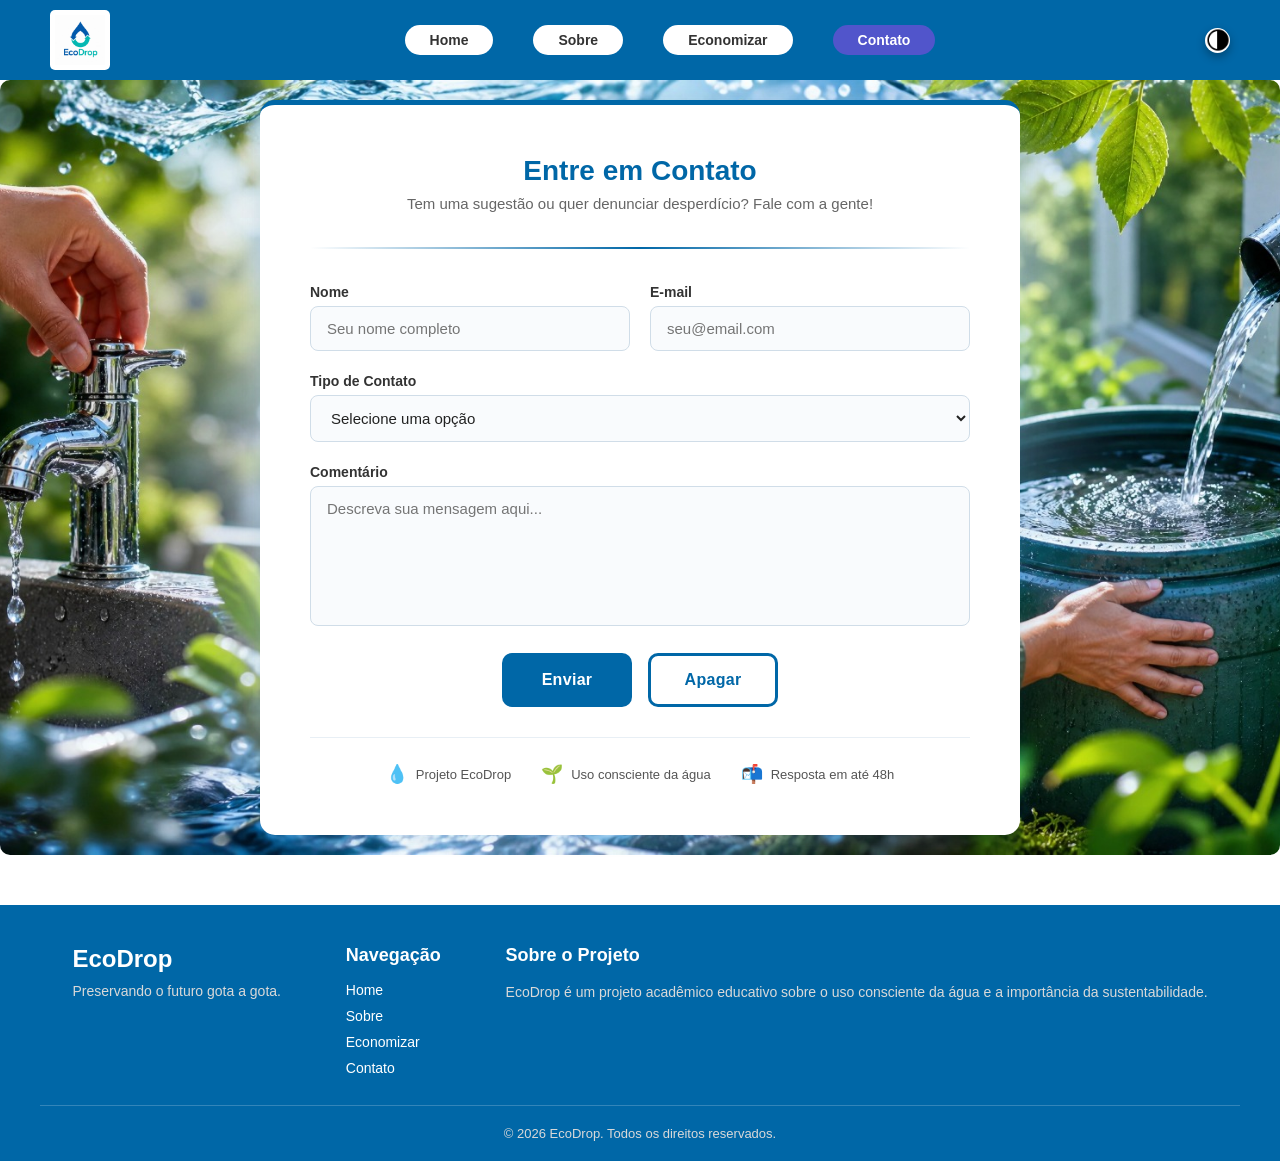
<file: paginas/contato.html>
<!DOCTYPE html>
<html lang="pt-br">

<head>
    <meta charset="UTF-8">
    <meta name="viewport" content="width=device-width, initial-scale=1.0">
    <title>Contato - EcoDrop</title>
    <link rel="stylesheet" href="../CSS/style.css">
    <link rel="stylesheet" href="../CSS/contato.css">
</head>

<body>

    <header class="cabecalho">
        <button class="menu-hamburger" id="btn-hamburger">
            <span class="bar"></span>
            <span class="bar"></span>
            <span class="bar"></span>
        </button>

        <div class="logo">
            <a href="../index.html">
                <img src="../imagens/logo.png" alt="Logo EcoDrop">
            </a>
        </div>

        <nav class="menu">
            <ul id="menu-lista">
                <li><a href="../index.html">Home</a></li>
		<li><a href="sobre.html">Sobre</a></li>
		<li><a href="economizar.html">Economizar</a></li>
                <li id="contato"><a href="contato.html">Contato</a></li>
            </ul>
        </nav>

        <button id="btn-escuro" title="Alternar Modo Escuro">
            <img src="../imagens/modo-escuro.png" alt="">
        </button>
    </header>

    <div class="pagina-contato">
        <div class="container-contato">

            <h1>Entre em Contato</h1>
            <p class="subtitulo-contato">Tem uma sugestão ou quer denunciar desperdício? Fale com a gente!</p>
            <hr class="divisor-form">

                        <form class="form-contato" id="formContato" action="https://formspree.io/f/mdajbevb" method="POST" >

				<div class="form-linha">
					<div class="form-grupo">
						<label for="nome">Nome</label>
						<input type="text" id="nome" name="nome" placeholder="Seu nome completo" required>
					</div>
					<div class="form-grupo">
						<label for="email">E-mail</label>
						<input type="email" id="email" name="email" placeholder="seu@email.com" required>
					</div>
				</div>

				<div class="form-grupo">
					<label for="tipo">Tipo de Contato</label>
					<select id="tipo" name="tipo" required>
						<option value="">Selecione uma opção</option>
						<option value="sugestao">Sugestão</option>
						<option value="duvida">Dúvida geral</option>
						<option value="parceria">Proposta de parceria</option>
						<option value="problema">Problemas técnicos</option>
						<option value="denuncia">Denúncia</option>
						<option value="outros">Outros assuntos...</option>
					</select>
				</div>

			<div class="form-grupo">
				<label for="comentario">Comentário</label>
				<textarea id="comentario" name="comentario" placeholder="Descreva sua mensagem aqui..." required></textarea>
			</div>
    
			<div class="btn-container">
				<button type="submit" class="btn-enviar">Enviar</button>
				<button type="reset" class="btn-apagar">Apagar</button>
			</div>
		</form>

            <div class="info-rodape-form">
                <div class="info-item">
                    <span class="icone">💧</span>
                    <span>Projeto EcoDrop</span>
                </div>
                <div class="info-item">
                    <span class="icone">🌱</span>
                    <span>Uso consciente da água</span>
                </div>
                <div class="info-item">
                    <span class="icone">📬</span>
                    <span>Resposta em até 48h</span>
                </div>
            </div>

        </div>
    </div>

    <div class="mensagem-sucesso" id="mensagem">
        ✅ Mensagem enviada com sucesso!
    </div>

    <footer class="rodape">
        <div class="conteudo-rodape">
            <div class="rodape-logo">
                <h3>EcoDrop</h3>
                <p>Preservando o futuro gota a gota.</p>
            </div>
            <div class="rodape-links">
                <h4>Navegação</h4>
                <ul>
                    <li><a href="../index.html">Home</a></li>
                    <li><a href="sobre.html">Sobre</a></li>
                    <li><a href="economizar.html">Economizar</a></li>
                    <li><a href="contato.html">Contato</a></li>
                </ul>
            </div>
            <div class="rodape-links">
                <h4>Sobre o Projeto</h4>
                <p style="font-size: 14px; color: #d9d9d9; line-height: 1.6;">
                    EcoDrop é um projeto acadêmico educativo sobre o uso consciente
                    da água e a importância da sustentabilidade.
                </p>
            </div>
        </div>
        <p class="rodape-direitos">© 2026 EcoDrop. Todos os direitos reservados.</p>
    </footer>

    <script src="../js/script.js"></script>
    <script src="../js/script-contato.js"></script>

</body>

</html>
</file>
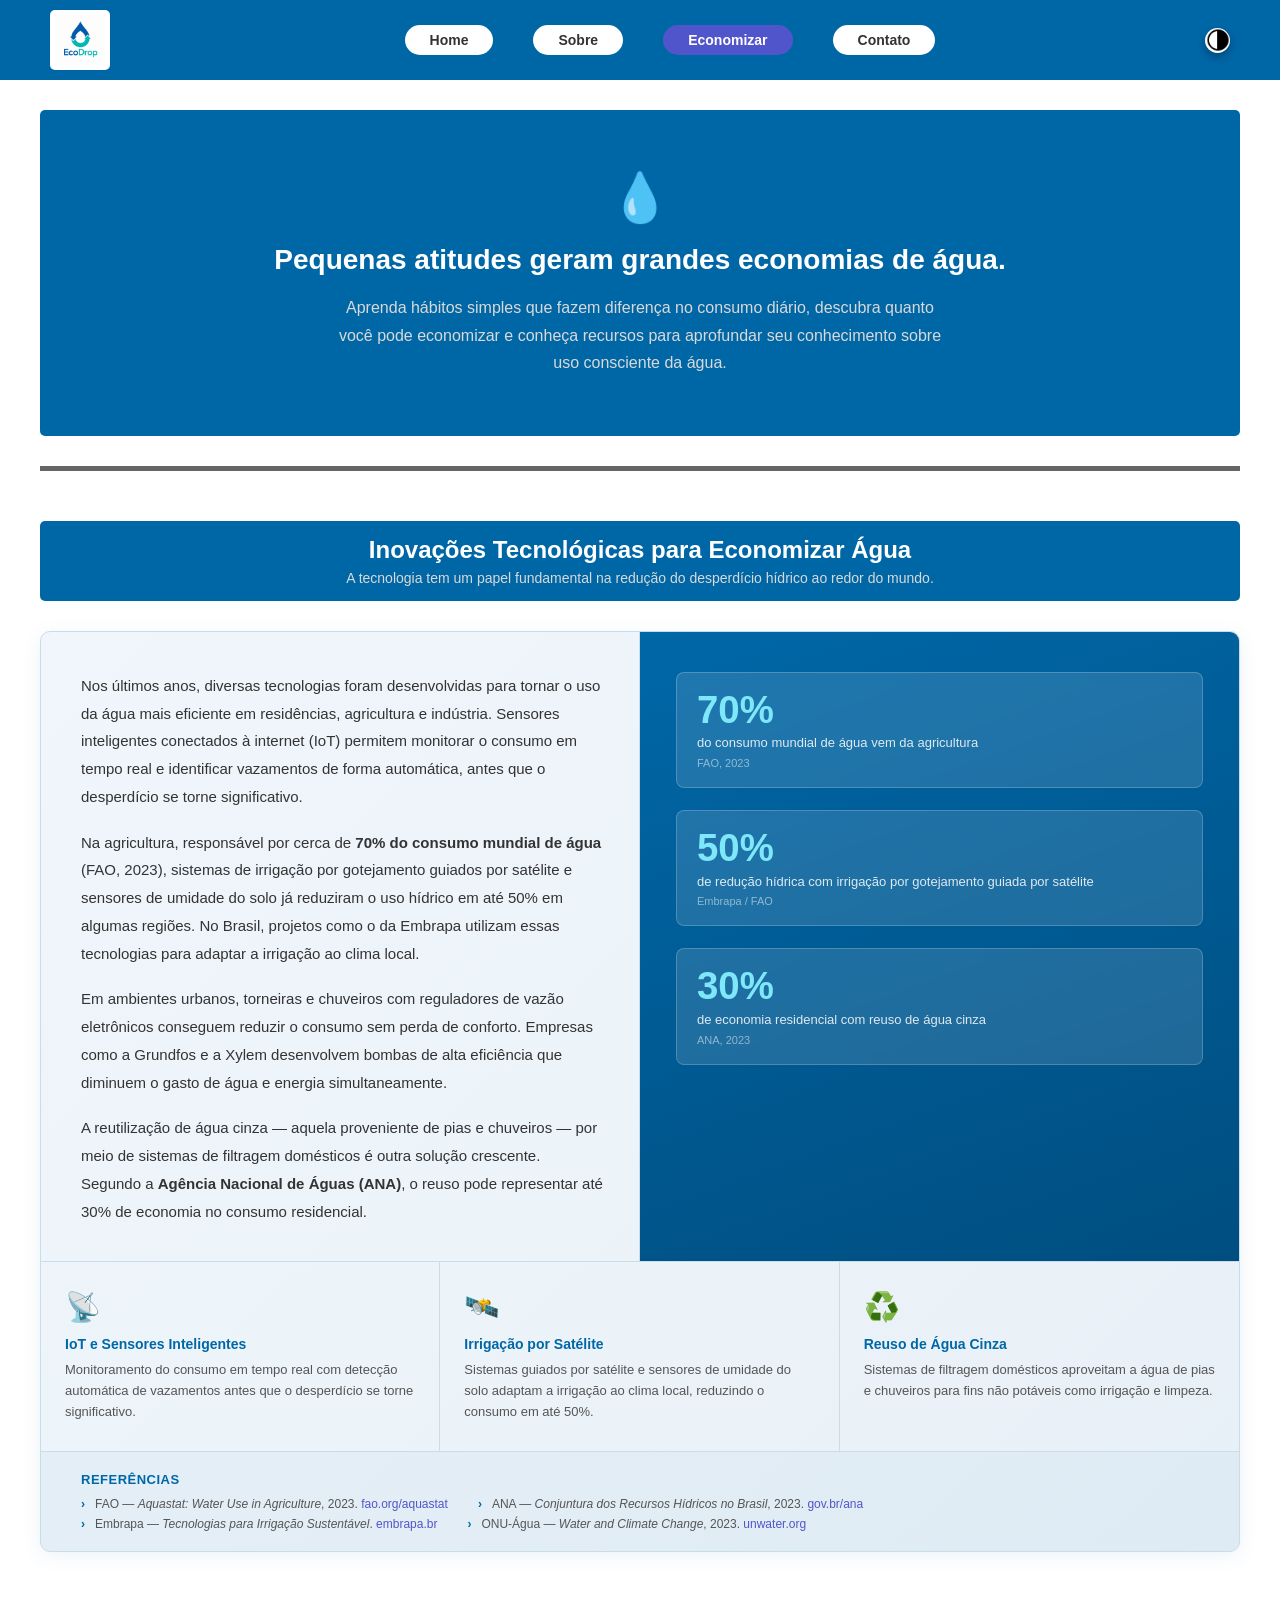
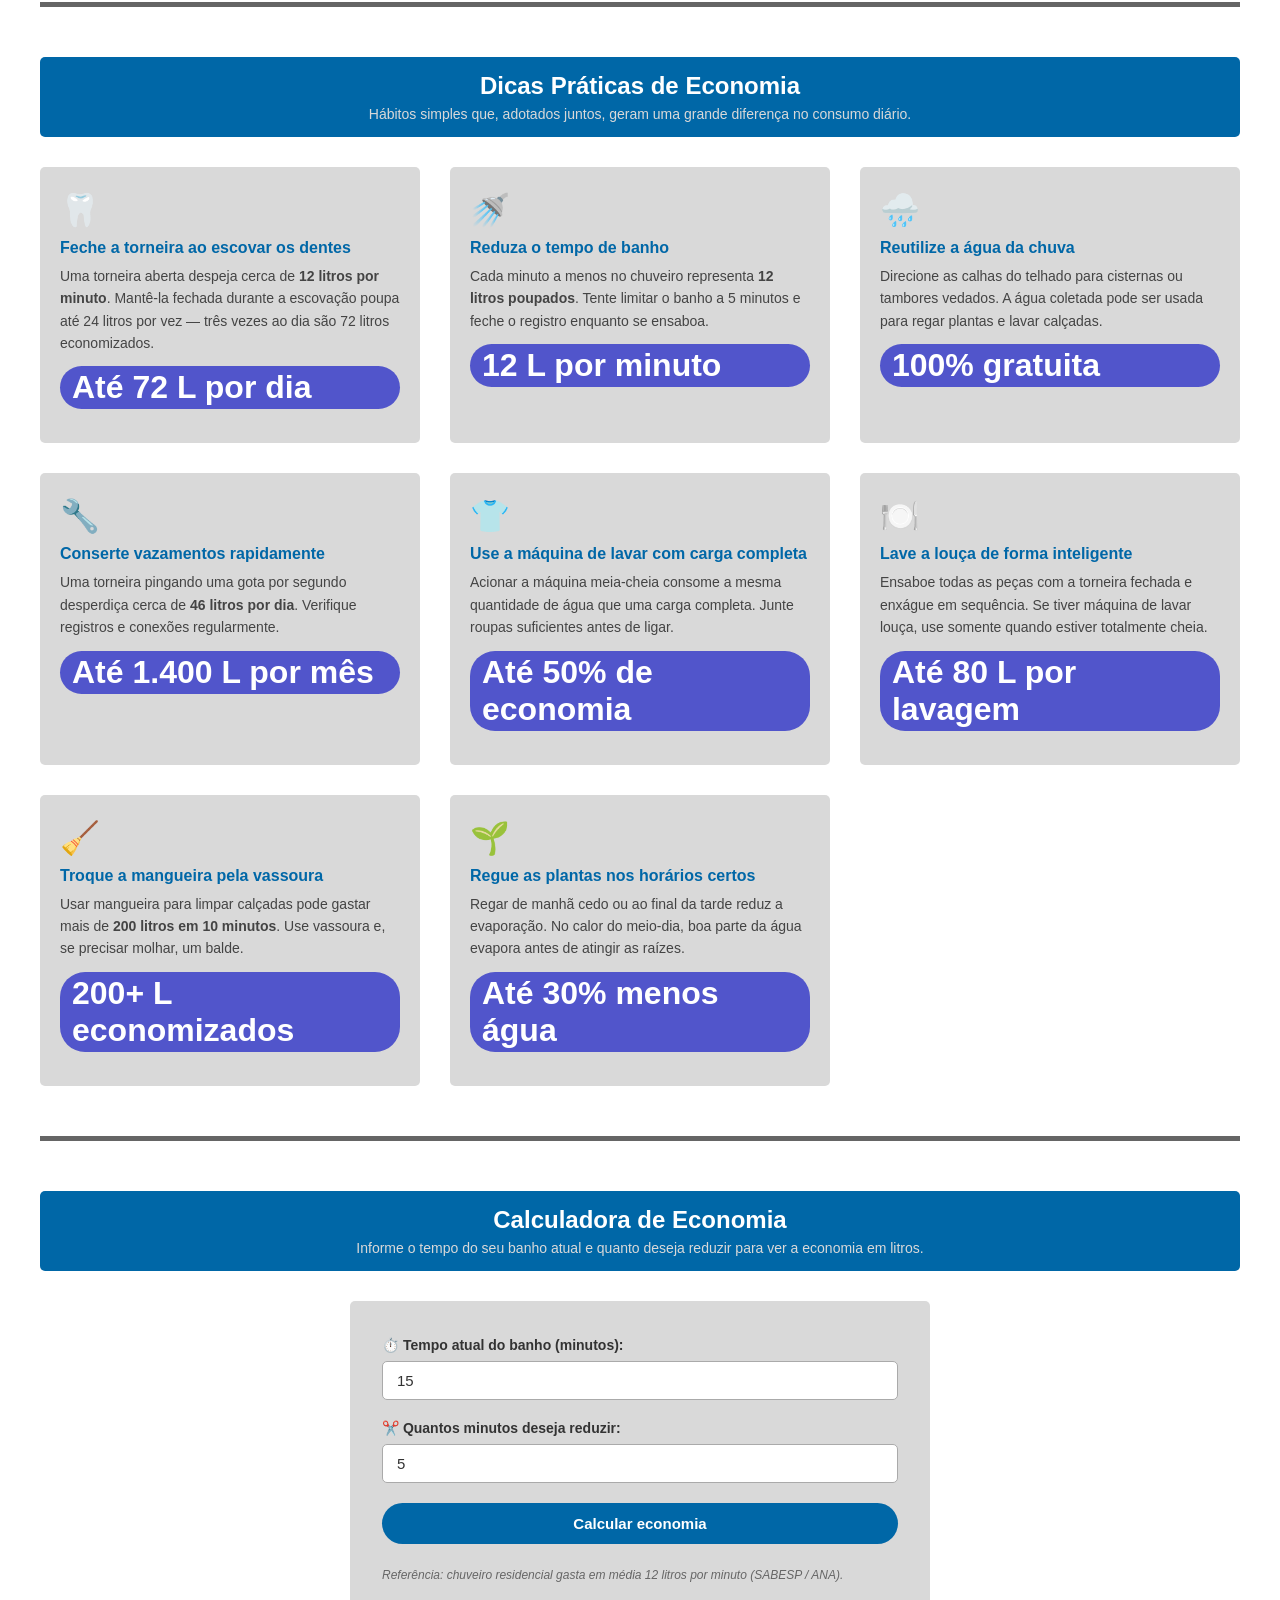
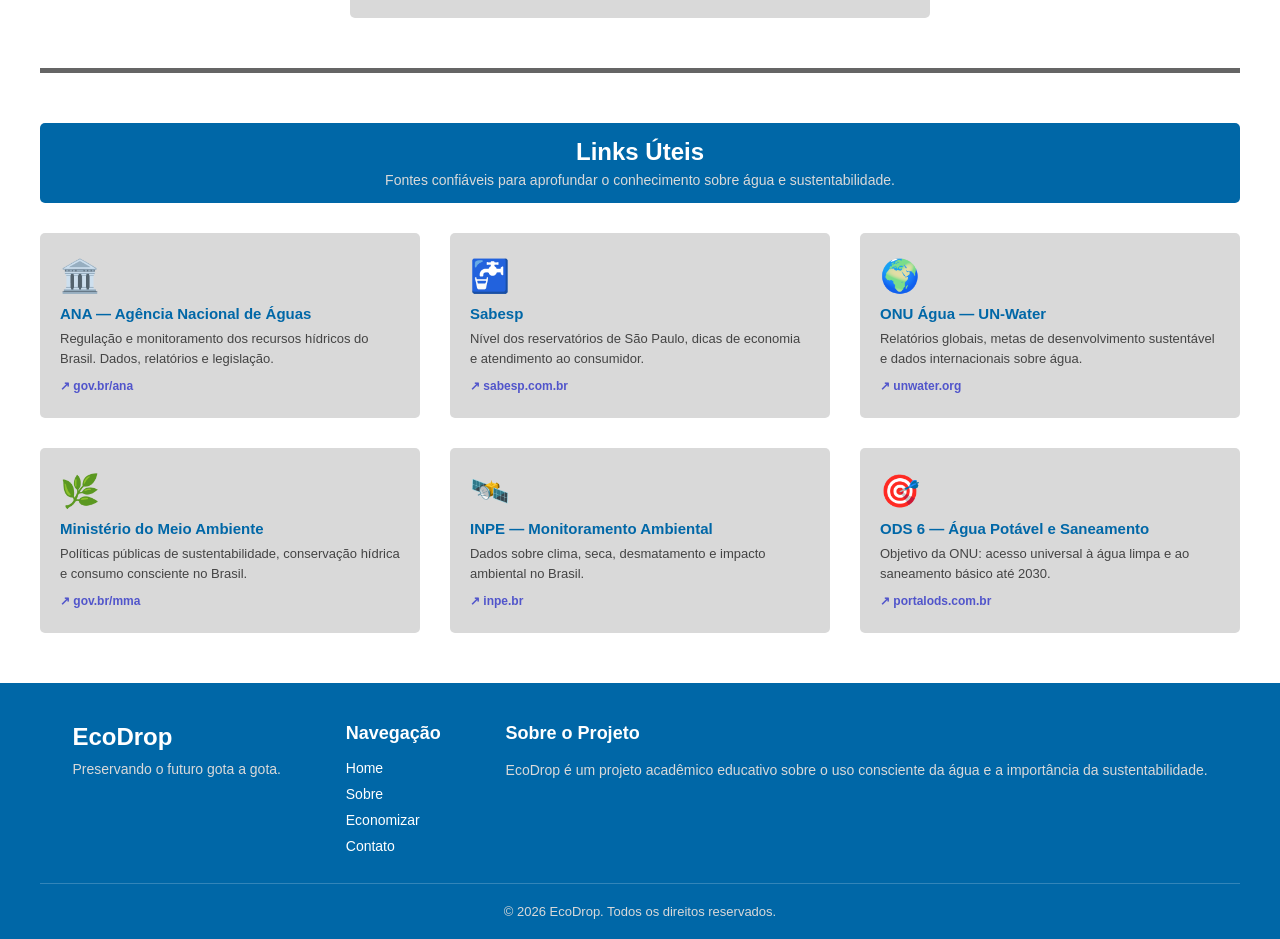
<file: paginas/economizar.html>
<!DOCTYPE html>
<html lang="pt-BR">

<head>
  <meta charset="UTF-8" />
  <meta name="viewport" content="width=device-width, initial-scale=1.0" />
  <title>Economizar — EcoDrop</title>
  <link rel="stylesheet" href="../CSS/economizar.css">
  <link rel="stylesheet" href="../CSS/style.css">

</head>

<body>

  <header class="cabecalho">
    <button class="menu-hamburger" id="btn-hamburger">
      <span class="bar"></span>
      <span class="bar"></span>
      <span class="bar"></span>
    </button>

    <div class="logo">
      <a href="../index.html"><img src="../imagens/logo.png" alt="Logo EcoDrop"></a>
    </div>

    <nav class="menu">
      <ul id="menu-lista">
        <li><a href="../index.html">Home</a></li>
        <li><a href="sobre.html">Sobre</a></li>
        <li id="economizar"><a href="economizar.html">Economizar</a></li>
        <li><a href="contato.html">Contato</a></li>

        <li class="item-dica">
          <div class="menu-dica" id="dica-container"></div>
        </li>
      </ul>
    </nav>
    <button id="btn-escuro" title="Alternar Modo Escuro"><img src="../imagens/modo-escuro.png" alt=""></button>
  </header>


  <div class="introducao">
    <div class="introducao-fundo"></div>
    <div class="introducao-conteudo">
      <span>💧</span>
      <h1>Pequenas atitudes geram grandes economias de água.</h1>
      <p>
        Aprenda hábitos simples que fazem diferença no consumo diário,
        descubra quanto você pode economizar e conheça recursos para
        aprofundar seu conhecimento sobre uso consciente da água.
      </p>
    </div>
  </div>

  <hr class="divisor">


  <div class="secao-inovacoes">

    <div class="titulo-secao">
      <h2>Inovações Tecnológicas para Economizar Água</h2>
      <p>A tecnologia tem um papel fundamental na redução do desperdício hídrico ao redor do mundo.</p>
    </div>

    <div class="texto-inovacoes">

      <div class="inovacoes-intro">

        <div class="inovacoes-texto-principal">
          <p>
            Nos últimos anos, diversas tecnologias foram desenvolvidas para tornar o uso da água mais
            eficiente em residências, agricultura e indústria. Sensores inteligentes conectados à internet
            (IoT) permitem monitorar o consumo em tempo real e identificar vazamentos de forma automática,
            antes que o desperdício se torne significativo.
          </p>
          <p>
            Na agricultura, responsável por cerca de <strong>70% do consumo mundial de água</strong>
            (FAO, 2023), sistemas de irrigação por gotejamento guiados por satélite e sensores de umidade
            do solo já reduziram o uso hídrico em até 50% em algumas regiões. No Brasil, projetos como o
            da Embrapa utilizam essas tecnologias para adaptar a irrigação ao clima local.
          </p>
          <p>
            Em ambientes urbanos, torneiras e chuveiros com reguladores de vazão eletrônicos conseguem
            reduzir o consumo sem perda de conforto. Empresas como a Grundfos e a Xylem desenvolvem
            bombas de alta eficiência que diminuem o gasto de água e energia simultaneamente.
          </p>
          <p>
            A reutilização de água cinza — aquela proveniente de pias e chuveiros — por meio de sistemas
            de filtragem domésticos é outra solução crescente. Segundo a <strong>Agência Nacional de Águas
              (ANA)</strong>, o reuso pode representar até 30% de economia no consumo residencial.
          </p>
        </div>

        <div class="inovacoes-destaque-lateral">
          <div class="stat-card">
            <span class="stat-numero">70%</span>
            <span class="stat-label">do consumo mundial de água vem da agricultura</span>
            <span class="stat-fonte">FAO, 2023</span>
          </div>
          <div class="stat-card">
            <span class="stat-numero">50%</span>
            <span class="stat-label">de redução hídrica com irrigação por gotejamento guiada por satélite</span>
            <span class="stat-fonte">Embrapa / FAO</span>
          </div>
          <div class="stat-card">
            <span class="stat-numero">30%</span>
            <span class="stat-label">de economia residencial com reuso de água cinza</span>
            <span class="stat-fonte">ANA, 2023</span>
          </div>
        </div>

      </div>

      <div class="inovacoes-cards">
        <div class="inov-card">
          <span class="inov-icone">📡</span>
          <h4>IoT e Sensores Inteligentes</h4>
          <p>Monitoramento do consumo em tempo real com detecção automática de vazamentos antes que o desperdício se
            torne significativo.</p>
        </div>
        <div class="inov-card">
          <span class="inov-icone">🛰️</span>
          <h4>Irrigação por Satélite</h4>
          <p>Sistemas guiados por satélite e sensores de umidade do solo adaptam a irrigação ao clima local, reduzindo o
            consumo em até 50%.</p>
        </div>
        <div class="inov-card">
          <span class="inov-icone">♻️</span>
          <h4>Reuso de Água Cinza</h4>
          <p>Sistemas de filtragem domésticos aproveitam a água de pias e chuveiros para fins não potáveis como
            irrigação e limpeza.</p>
        </div>
      </div>

      <div class="referencias">
        <h3>Referências</h3>
        <ul>
          <li>FAO — <em>Aquastat: Water Use in Agriculture</em>, 2023. <a href="https://www.fao.org/aquastat"
              target="_blank" rel="noopener noreferrer">fao.org/aquastat</a></li>
          <li>ANA — <em>Conjuntura dos Recursos Hídricos no Brasil</em>, 2023. <a href="https://www.gov.br/ana/pt-br"
              target="_blank" rel="noopener noreferrer">gov.br/ana</a></li>
          <li>Embrapa — <em>Tecnologias para Irrigação Sustentável</em>. <a href="https://www.embrapa.br"
              target="_blank" rel="noopener noreferrer">embrapa.br</a></li>
          <li>ONU-Água — <em>Water and Climate Change</em>, 2023. <a href="https://www.unwater.org" target="_blank"
              rel="noopener noreferrer">unwater.org</a></li>
        </ul>
      </div>

    </div>

  </div>

  <hr class="divisor">


  <div class="secao-dicas">

    <div class="titulo-secao">
      <h2>Dicas Práticas de Economia</h2>
      <p>Hábitos simples que, adotados juntos, geram uma grande diferença no consumo diário.</p>
    </div>

    <div class="lista-dicas">

      <div class="dica">
        <span>🦷</span>
        <h3>Feche a torneira ao escovar os dentes</h3>
        <p>
          Uma torneira aberta despeja cerca de <strong>12 litros por minuto</strong>.
          Mantê-la fechada durante a escovação poupa até 24 litros por vez —
          três vezes ao dia são 72 litros economizados.
        </p>
        <span class="etiqueta">Até 72 L por dia</span>
      </div>

      <div class="dica">
        <span>🚿</span>
        <h3>Reduza o tempo de banho</h3>
        <p>
          Cada minuto a menos no chuveiro representa <strong>12 litros poupados</strong>.
          Tente limitar o banho a 5 minutos e feche o registro enquanto se ensaboa.
        </p>
        <span class="etiqueta">12 L por minuto</span>
      </div>

      <div class="dica">
        <span>🌧️</span>
        <h3>Reutilize a água da chuva</h3>
        <p>
          Direcione as calhas do telhado para cisternas ou tambores vedados.
          A água coletada pode ser usada para regar plantas e lavar calçadas.
        </p>
        <span class="etiqueta">100% gratuita</span>
      </div>

      <div class="dica">
        <span>🔧</span>
        <h3>Conserte vazamentos rapidamente</h3>
        <p>
          Uma torneira pingando uma gota por segundo desperdiça cerca de
          <strong>46 litros por dia</strong>. Verifique registros e conexões regularmente.
        </p>
        <span class="etiqueta">Até 1.400 L por mês</span>
      </div>

      <div class="dica">
        <span>👕</span>
        <h3>Use a máquina de lavar com carga completa</h3>
        <p>
          Acionar a máquina meia-cheia consome a mesma quantidade de água que
          uma carga completa. Junte roupas suficientes antes de ligar.
        </p>
        <span class="etiqueta">Até 50% de economia</span>
      </div>

      <div class="dica">
        <span>🍽️</span>
        <h3>Lave a louça de forma inteligente</h3>
        <p>
          Ensaboe todas as peças com a torneira fechada e enxágue em sequência.
          Se tiver máquina de lavar louça, use somente quando estiver totalmente cheia.
        </p>
        <span class="etiqueta">Até 80 L por lavagem</span>
      </div>

      <div class="dica">
        <span>🧹</span>
        <h3>Troque a mangueira pela vassoura</h3>
        <p>
          Usar mangueira para limpar calçadas pode gastar mais de
          <strong>200 litros em 10 minutos</strong>. Use vassoura e, se precisar molhar, um balde.
        </p>
        <span class="etiqueta">200+ L economizados</span>
      </div>

      <div class="dica">
        <span>🌱</span>
        <h3>Regue as plantas nos horários certos</h3>
        <p>
          Regar de manhã cedo ou ao final da tarde reduz a evaporação.
          No calor do meio-dia, boa parte da água evapora antes de atingir as raízes.
        </p>
        <span class="etiqueta">Até 30% menos água</span>
      </div>

    </div>

  </div>

  <hr class="divisor">


  <div class="secao-calculadora">

    <div class="titulo-secao">
      <h2>Calculadora de Economia</h2>
      <p>Informe o tempo do seu banho atual e quanto deseja reduzir para ver a economia em litros.</p>
    </div>

    <div class="caixa-calculadora">

      <div class="linha-campo">
        <label for="banho-atual">⏱️ Tempo atual do banho (minutos):</label>
        <input type="number" id="banho-atual" min="1" max="60" value="15" />
      </div>

      <div class="linha-campo">
        <label for="banho-reducao">✂️ Quantos minutos deseja reduzir:</label>
        <input type="number" id="banho-reducao" min="1" max="60" value="5" />
      </div>

      <button onclick="calcular()">Calcular economia</button>

      <div id="resultado" class="resultado"></div>

      <p class="nota">Referência: chuveiro residencial gasta em média 12 litros por minuto (SABESP / ANA).</p>

    </div>

  </div>

  <hr class="divisor">


  <div class="secao-links">

    <div class="titulo-secao">
      <h2>Links Úteis</h2>
      <p>Fontes confiáveis para aprofundar o conhecimento sobre água e sustentabilidade.</p>
    </div>

    <div class="lista-links">

      <a class="link-card" href="https://www.gov.br/ana/pt-br" target="_blank" rel="noopener noreferrer">
        <span class="icone-link">🏛️</span>
        <h3>ANA — Agência Nacional de Águas</h3>
        <p>Regulação e monitoramento dos recursos hídricos do Brasil. Dados, relatórios e legislação.</p>
        <span class="externo">↗ gov.br/ana</span>
      </a>

      <a class="link-card" href="https://www.sabesp.com.br" target="_blank" rel="noopener noreferrer">
        <span class="icone-link">🚰</span>
        <h3>Sabesp</h3>
        <p>Nível dos reservatórios de São Paulo, dicas de economia e atendimento ao consumidor.</p>
        <span class="externo">↗ sabesp.com.br</span>
      </a>

      <a class="link-card" href="https://www.unwater.org" target="_blank" rel="noopener noreferrer">
        <span class="icone-link">🌍</span>
        <h3>ONU Água — UN-Water</h3>
        <p>Relatórios globais, metas de desenvolvimento sustentável e dados internacionais sobre água.</p>
        <span class="externo">↗ unwater.org</span>
      </a>

      <a class="link-card" href="https://www.gov.br/mma/pt-br" target="_blank" rel="noopener noreferrer">
        <span class="icone-link">🌿</span>
        <h3>Ministério do Meio Ambiente</h3>
        <p>Políticas públicas de sustentabilidade, conservação hídrica e consumo consciente no Brasil.</p>
        <span class="externo">↗ gov.br/mma</span>
      </a>

      <a class="link-card" href="https://www.inpe.br" target="_blank" rel="noopener noreferrer">
        <span class="icone-link">🛰️</span>
        <h3>INPE — Monitoramento Ambiental</h3>
        <p>Dados sobre clima, seca, desmatamento e impacto ambiental no Brasil.</p>
        <span class="externo">↗ inpe.br</span>
      </a>

      <a class="link-card" href="https://portalods.com.br/ods/ods-6-agua-potavel-e-saneamento/" target="_blank"
        rel="noopener noreferrer">
        <span class="icone-link">🎯</span>
        <h3>ODS 6 — Água Potável e Saneamento</h3>
        <p>Objetivo da ONU: acesso universal à água limpa e ao saneamento básico até 2030.</p>
        <span class="externo">↗ portalods.com.br</span>
      </a>

    </div>

  </div>


  <footer class="rodape">
    <div class="conteudo-rodape">

      <div class="rodape-logo">
        <h3>EcoDrop</h3>
        <p>Preservando o futuro gota a gota.</p>
      </div>

      <div class="rodape-links">
        <h4>Navegação</h4>
        <ul>
          <li><a href="../index.html">Home</a></li>
          <li><a href="sobre.html">Sobre</a></li>
          <li><a href="economizar.html">Economizar</a></li>
          <li><a href="contato.html">Contato</a></li>
          <li class="item-dica">
            <div class="menu-dica" id="dica-container"></div>
          </li>
        </ul>
      </div>

      <div class="rodape-links">
        <h4>Sobre o Projeto</h4>
        <p style="font-size: 14px; color: #d9d9d9; line-height: 1.6;">
          EcoDrop é um projeto acadêmico educativo sobre o uso consciente
          da água e a importância da sustentabilidade.
        </p>
      </div>

    </div>
    <p class="rodape-direitos">© 2026 EcoDrop. Todos os direitos reservados.</p>
  </footer>


  <script src="../js/script-economizar.js"></script>
  <script src="../js/script.js"></script>
</body>

</html>
</file>
<file: CSS/style.css>
* {
    margin: 0;
    padding: 0;
    box-sizing: border-box;
    font-family: Arial, sans-serif;
}

body {
    background-color: #FFFFFF;
}

.cabecalho {
    background-color: #0067A7;
    padding: 10px 50px;
    display: flex;
    align-items: center;
    height: 80px;
    line-height: 0;
}

.logo img {
    height: 60px;
    background-color: white;
    padding: 5px;
    border-radius: 5px;
    display: block; 
}

.logo a {
    text-decoration: none;
}

.menu {
    flex: 1;
    display: flex;
    justify-content: center;
    align-items: center;
}

.menu ul {
    list-style: none;
    display: flex;
    gap: 40px;
    align-items: center;
}

.menu a {
    height: 30px;
    line-height: 10px;
    text-align: center;
    text-decoration: none;
    color: #333;
    background-color: white;
    padding: 10px 25px;
    border-radius: 25px;
    font-weight: bold;
    font-size: 14px;
    transition: transform 0.3s ease, box-shadow 0.3s ease;
    display: inline-block;
    align-items: center;
}

#home a {
    background-color: #5155cb;
    color: white;
    
    
}

#home a:hover {
    background-color: #FFFFFF;
    color: #333;
    transform: translateY(-5px);
    box-shadow: 0 5px 15px rgba(0, 0, 0, 0.2);
    transform: translateY(-5px) scale(1.05);
}

.menu a:hover {
    background-color: #5155cb;
    color: white;
    transform: translateY(-5px) scale(1.05);
    box-shadow: 0 8px 15px rgba(0, 0, 0, 0.2);
}


#btn-escuro {
    background: white !important;
    border: none !important;
    padding: 0 !important;
    cursor: pointer;
    font-size: 0;
    position: absolute;
    right: 50px;
    transition: transform 0.2s, box-shadow 0.2s;
    outline: none !important;
    display: flex;
    align-items: center;
    justify-content: center;
    width: 25px;
    height: 25px;
    border-radius: 50%;
    box-shadow: 0 4px 10px rgba(0,0,0,0.3);
}

#btn-escuro:hover {
    transform: scale(1.1);
    box-shadow: 0 6px 15px rgba(255, 255, 255, 0.4);
}

#btn-escuro img {
    width: 26px;
    height: 26px;
    object-fit: contain;
    display: block;
}

@media (max-width: 768px) {
    #btn-escuro {
        right: 20px;
        top: 20px;
        width: 40px;
        height: 40px;
    }
    
    #btn-escuro img {
        width: 22px;
        height: 22px;
    }
}


body.modo-escuro {
    background-color: #121212 !important;
    color: #f1f1f1 !important;
}
body.modo-escuro .containerTexto,
body.modo-escuro .dica,
body.modo-escuro .link-card,
body.modo-escuro .caixa-calculadora,
body.modo-escuro .formulario,
body.modo-escuro .card-equipamento,
body.modo-escuro .resultado {
    background-color: #242424 !important;
    color: #ffffff !important;
    border: 1px solid #333 !important;
}

body.modo-escuro p,
body.modo-escuro li,
body.modo-escuro h1,
body.modo-escuro h2,
body.modo-escuro h3,
body.modo-escuro label,
body.modo-escuro .texto-explicativo p,
body.modo-escuro .info-contato p,
body.modo-escuro .detalhes-contato p {
    color: #e0e0e0 !important;
}

body.modo-escuro .destaque-preto {
    color: #7ee8fa !important;
}

body.modo-escuro input,
body.modo-escuro select,
body.modo-escuro textarea {
    background-color: #333 !important;
    color: white !important;
    border: 1px solid #555 !important;
}

body.modo-escuro .cabecalho,
body.modo-escuro .menu ul {
    background-color: #1a1a1a !important; 
    
}

body.modo-escuro .menu a {
    background-color: #333 !important;
    color: #ffffff !important;
}

body.modo-escuro .menu a:hover {
    background-color: #555 !important;
    color: #ffffff !important;
    box-shadow: 0 5px 15px rgba(255, 255, 255, 0.2);
}

body.modo-escuro #home a,
body.modo-escuro #economizar a,
body.modo-escuro #contato a, 
body.modo-escuro #sobre a{
    background-color: #8f8f8f !important; 
    border: 1px solid #666 !important;
    box-shadow: 0 6px 15px rgba(255, 255, 255, 0.4);
}









.container-banner {
    width: 100%;
	background-image: url('../imagens/banneratras.jpg');
    background-size: cover;
    background-position: center;
    background-repeat: no-repeat;
    max-width: none;
    margin: 0;
    padding: 20px 0;
    background-color: #bdbdbd;
    position: relative;
    overflow: hidden;
    border-radius: 0;
}

.carousel-track {
    display: flex;
    transition: transform 0.6s ease-in-out;
    width: 100%;
}

.slide-banner {
    min-width: 100%;
    flex-shrink: 0;
    display: flex;
    justify-content: center;
    padding: 0 20px;
}

.carousel-image {
    width: 100%;
    max-width: 1160px;
    height: 600px;
    object-fit: cover;
    object-position: center;
    display: block;
    border-radius: 8px;
}

.seta {
    position: absolute;
    top: 50%;
    transform: translateY(-50%);
    background: none;
    border: none;
    color: #333;
    font-size: 45px;
    cursor: pointer;
    z-index: 10;
}

.seta-esq { left: 20px; }
.seta-dir { right: 20px; }

.indicadores {
    display: flex;
    justify-content: center;
    gap: 12px;
    margin-top: 15px;
}

.bolinha {
    width: 12px;
    height: 12px;
    background-color: white;
    border-radius: 50%;
    cursor: pointer;
    border: 1px solid #666;
}

.bolinha.ativa {
    background-color: #000000;
    border-color: #000000;
}

.divisor {
    border: none;
    height: 5px;
    background-color: #656565;
    margin: 30px auto;
    width: 95%;
    max-width: 1200px;
}





.containerTexto {
    background-color: #ffffff;
    color: rgb(0, 0, 0);
    width: 95%;
    max-width: 1200px;
    margin: 20px auto;
    padding: 40px;
    border-radius: 15px;
}

.containerTexto h2 {
    margin-bottom: 15px;
}

.containerTexto ul {
    list-style: none;
}

.destaque-azul {
    color: #00aaff;
    font-weight: bold;
}

.destaque-preto {
    color: #00aaff;
    font-weight: bold;
}

.secao-metodos {
    width: 95%;
    max-width: 1200px;
    margin: 50px auto;
    height: calc(100vh - 100px);
    display: flex;
    flex-direction: column;
}

.titulo-metodos {
    background-color: #0067A7;
    color: #FFFFFF;
    text-align: center;
    padding: 15px;
    border-radius: 5px;
    margin-bottom: 30px;
}

.grid-cards {
    display: flex;
    flex-wrap: wrap;
    justify-content: flex-start;
    gap: 30px;
    width: 100%;
    flex: 1;
    overflow-y: auto;
    scroll-snap-type: y mandatory;
    padding-right: 10px;
}

.grid-cards::-webkit-scrollbar {
    width: 6px;
}

.grid-cards::-webkit-scrollbar-thumb {
    background: #0067A7;
    border-radius: 10px;
}

.card-equipamento {
    background-color: #d9d9d9;
    flex: 0 1 calc(33.333% - 20px);
    max-width: 380px;
    min-width: 280px;
    height: calc(100% - 20px);
    max-height: 450px;
    border-radius: 5px;
    position: relative;
    text-decoration: none;
    color: inherit;
    display: block;
    transition: transform 0.2s;
    scroll-snap-align: start;
    overflow: hidden;
}

.card-equipamento:hover {
    transform: translateY(-5px);
}

.card-equipamento h3 {
    position: absolute;
    top: 20px;
    left: 0;
    width: 100%;
    text-align: center;
    font-size: 20px;
    color: white;
    text-shadow: 1px 1px 4px rgba(0, 0, 0, 0.8);
    z-index: 5;
}

.conteudo-card {
    width: 100%;
    height: 100%;
    position: relative;
}

.conteudo-card img {
    width: 100%;
    height: 100%;
    object-fit: cover;
    display: block;
}

.barra-info {
    position: absolute;
    bottom: -50%;
    left: 0;
    width: 100%;
    height: 50%;
    background-color: rgba(81, 85, 203, 0.5);
    transition: bottom 0.4s ease;
    display: flex;
    align-items: center;
    justify-content: center;
    pointer-events: none;
    z-index: 10;
}

.barra-info p {
    color: white;
    font-size: 15px;
    padding: 20px;
    opacity: 0;
    transition: opacity 0.3s ease;
    text-align: center;
    font-weight: bold;
}

.card-equipamento:hover .barra-info {
    bottom: 0;
}

.card-equipamento:hover .barra-info p {
    opacity: 1;
}

html {
    scroll-behavior: smooth;
}

.secao-detalhe {
    width: 95%;
    max-width: 1200px;
    min-height: 100vh;
    display: flex;
    flex-direction: column;
    justify-content: flex-start;
    align-items: center;
    padding: 60px 40px;
    background-color: rgba(161, 113, 23, 0.3);
    border-radius: 15px;
    box-sizing: border-box;
    margin: 120px auto;
}

.secao-detalhe h1 {
    color: #0067A7;
    margin-bottom: 40px;
    font-size: 36px;
    text-transform: uppercase;
    width: 100%;
    text-align: center;
}

.conteudo-detalhe {
    display: flex;
    flex-direction: column;
    align-items: center;
    justify-content: flex-start;
    gap: 30px;
    max-width: 1200px;
    width: 100%;
}

.texto-explicativo {
    width: 100%;
    max-width: 800px;
    margin: 0 auto;
    text-align: left;
}

.texto-explicativo p {
    font-size: 18px;
    line-height: 1.6;
    color: #333;
    margin-bottom: 25px;
    text-align: center;
}

.texto-explicativo h3 {
    color: #0067A7;
    margin-top: 20px;
    margin-bottom: 10px;
    font-size: 22px;
}

.texto-explicativo ul {
    list-style: none;
    padding-left: 0;
}

.texto-explicativo li {
    font-size: 17px;
    line-height: 1.6;
    color: #444;
    margin-bottom: 15px;
    position: relative;
}

.imagem-explicativa {
    flex: 1;
    display: flex;
    justify-content: center;
    align-items: center;
}

.imagem-explicativa img {
    width: 800px;
    height: 400px;
    object-fit: cover;
    border-radius: 15px;
    box-shadow: 0 4px 8px rgba(0,0,0,0.2);
}

.botao-subir {
    position: fixed;
    bottom: 30px;
    right: 30px;
    background-color: #0067A7;
    color: #ffffff;
    border: none;
    width: 50px;
    height: 50px;
    border-radius: 50%;
    font-size: 22px;
    cursor: pointer;
    display: none;
    z-index: 1000;
    box-shadow: 0 4px 10px rgba(0, 0, 0, 0.4);
    transition: background-color 0.3s, transform 0.2s;
    line-height: 50px;
    text-align: center;
    transform: rotate(90deg);
}

.botao-subir:hover {
    background-color: #5155cb;
    transform: rotate(90deg);
}

.rodape {
    background-color: #0067A7;
    color: #ffffff;
    padding: 40px 20px 20px 20px;
    margin-top: 50px;
    width: 100%;
}

.conteudo-rodape {
    display: flex;
    justify-content: space-around;
    align-items: flex-start;
    max-width: 1200px;
    margin: 0 auto;
    padding-bottom: 20px;
    border-bottom: 1px solid rgba(255, 255, 255, 0.2);
}

.rodape-logo h3 {
    font-size: 24px;
    margin-bottom: 10px;
}

.rodape-logo p {
    font-size: 14px;
    color: #d9d9d9;
}

.rodape-links h4 {
    font-size: 18px;
    margin-bottom: 15px;
}

.rodape-links ul {
    list-style: none;
    padding: 0;
}

.rodape-links li {
    margin-bottom: 8px;
}

.rodape-links a {
    color: #ffffff;
    text-decoration: none;
    font-size: 14px;
    transition: color 0.2s;
}

.rodape-links a:hover {
    color: #bac6fd;
}

.rodape-direitos {
    text-align: center;
    padding-top: 20px;
    font-size: 13px;
    color: #d9d9d9;
}

.menu-hamburger {
    display: none;
}

.menu-dica, .item-dica {
    display: none !important;
}



@media (max-width: 768px) {

.menu ul.menu-ativo .item-dica {
        display: block !important;
        width: 100%;
    }

    .menu ul.menu-ativo .menu-dica {
        display: flex !important;   
        height: 100px;
        line-height: 10px;
        text-align: center;
        flex-direction: column;
        align-items: center;
        justify-content: center;
        padding: 15px;
        background: rgba(255, 255, 255, 0.1);
        border-top: 1px solid rgba(255, 255, 255, 0.2);
        color: white;
        text-align: center;
        width: 85%;
        margin: 20px auto 0 auto;
        border-radius: 8px;
    }

    .menu-dica h4 {
        font-size: 15px;
        margin-bottom: 5px;
        width: 100%;
    }

    .menu-dica p {
        font-size: 13px;
        line-height: 1.4;
        width: 100%;
        word-wrap: break-word; /* Evita que o texto quebre o layout */
    }




    .menu-hamburger {
        display: block;
        position: absolute;
        left: 20px;
        top: 29px;
        background: transparent;
        border: none;
        cursor: pointer;
        z-index: 100;
        padding: 0;
    }

    .menu-hamburger .bar {
        display: block;
        width: 30px;
        height: 4px;
        background-color: #ffffff;
        margin: 6px 0;
        border-radius: 3px;
    }

    .logo {
        position: absolute;
        left: 50%;
        transform: translateX(-50%);
    }

    .menu ul {
        display: flex;
        flex-direction: column;
        position: fixed;
        top: 0;
        left: -250px;
        width: 250px;
        height: 100vh;
        background-color: #0067A7;
        padding-top: 90px;
        gap: 20px;
        box-shadow: 4px 0 10px rgba(0,0,0,0.3);
        z-index: 99;
        transition: left 0.3s ease;
        margin: 0;
    }

    .menu ul.menu-ativo {
        left: 0;
    }

    .menu a {
        height: 30px;
        width: 130px;
        line-height: 5px;
        text-align: center;
        display: block;
        text-align: left;
        margin: 0 auto;
        padding: 12px 20px;
        border-radius: 5px;
    }

    .conteudo-rodape {
        flex-direction: column;
        gap: 30px;
        text-align: center;
        align-items: center;
    }

    .grid-cards {
        gap: 10px;
    }

    .card-equipamento {
        flex: 0 1 calc(50% - 5px);
        min-width: 140px;
        height: 200px;
    }

    .card-equipamento h3 {
        font-size: 15px;
        top: 10px;
    }

    .barra-info p {
        font-size: 12px;
        padding: 5px;
    }

    .secao-detalhe {
        padding: 30px 20px;
        margin: 50px auto;
    }

    .secao-detalhe h1 {
        font-size: 24px;
        margin-bottom: 20px;
    }

    .texto-explicativo p {
        font-size: 16px;
    }

    .texto-explicativo h3 {
        font-size: 18px;
    }

    .imagem-explicativa img {
        width: 100%;
        height: auto;
        max-width: 350px;
    }

    .container-banner {
        padding: 10px 0;
        margin: 0;
        border-radius: 0;
    }

    .slide-banner {
        padding: 0 10px;
    }

    .carousel-image {
        width: 100%;
        height: 200px;
        border-radius: 5px;
        object-fit: cover;
    }

    .seta {
        font-size: 28px;
    }

    .seta-esq { left: 5px; }
    .seta-dir { right: 5px; }
	
	.menu ul {
        display: flex;
        flex-direction: column;
        position: fixed;
        top: 80px; /* IMPORTANTE: Começa logo abaixo do cabeçalho (80px) */
        left: -250px;
        width: 250px;
        height: calc(100vh - 80px); /* Ajusta a altura para não cobrir o topo */
        background-color: #0067A7;
        padding-top: 20px;
        gap: 20px;
        z-index: 999; /* Garante que fica por cima de tudo */
        transition: left 0.3s ease;
    }

    .menu ul.menu-ativo {
        left: 0;
    }
}
</file>
<file: CSS/contato.css>
.pagina-contato {
    display: flex;
    justify-content: center;
    gap: 22px;
    background-image: url('../imagens/contato.jpeg');
    background-size: cover;
    background-position: center;
    background-repeat: no-repeat;
    border-radius: 10px;
    padding: 20px;

}

.pagina-contato img {
    width: 1000px;
    height: 150px;
}

body.modo-escuro .pagina-contato {
    background-color: #181818;
}

.container-contato {
    width: 100%;
    max-width: 760px;
    background: #ffffff;
    padding: 50px 50px;
    border-radius: 15px;
    box-shadow: 0 4px 20px rgba(0, 103, 167, 0.12);
    border-top: 5px solid #0067A7;
}

.container-contato h1 {
    text-align: center;
    color: #0067A7;
    margin-bottom: 8px;
    font-size: 28px;
}

.subtitulo-contato {
    text-align: center;
    color: #666;
    font-size: 15px;
    margin-bottom: 35px;
}

.divisor-form {
    border: none;
    height: 2px;
    background: linear-gradient(to right, transparent, #0067A7, transparent);
    margin-bottom: 35px;
}

.form-contato {
    display: flex;
    flex-direction: column;
    gap: 22px;
}

.form-grupo {
    display: flex;
    flex-direction: column;
    gap: 6px;
}

.form-contato label {
    font-weight: bold;
    font-size: 14px;
    color: #333;
}

.form-contato input,
.form-contato select,
.form-contato textarea {
    width: 100%;
    padding: 13px 16px;
    border: 1.5px solid #d0dde8;
    border-radius: 8px;
    font-size: 15px;
    outline: none;
    transition: border-color 0.2s, box-shadow 0.2s;
    background-color: #f9fbfd;
    color: #222;
    font-family: Arial, sans-serif;
}

.form-contato input:focus,
.form-contato select:focus,
.form-contato textarea:focus {
    border-color: #0067A7;
    box-shadow: 0 0 0 3px rgba(0, 103, 167, 0.1);
    background-color: #fff;
}

.form-contato textarea {
    resize: none;
    height: 140px;
}

.form-linha {
    display: grid;
    grid-template-columns: 1fr 1fr;
    gap: 20px;
}

.btn-enviar {
    background-color: #0067A7;
    color: white;
    border: none;
    padding: 15px;
    border-radius: 10px;
    font-size: 16px;
    cursor: pointer;
    transition: background-color 0.3s, transform 0.1s;
    font-weight: bold;
    margin-top: 5px;
    letter-spacing: 0.3px;
    width: 130px;
}

.btn-enviar:hover {
    background-color: #5155cb;
    transform: translateY(-1px);
}

.btn-enviar:active {
    transform: translateY(0);
}

.btn-apagar {
    background-color: white;
    color: #0067A7;
    border: solid #0067A7;
    padding: 15px;
    border-radius: 10px;
    font-size: 16px;
    cursor: pointer;
    transition: background-color 0.3s, transform 0.1s;
    font-weight: bold;
    margin-top: 5px;
    letter-spacing: 0.3px;
    width: 130px;
}

.btn-apagar:hover {
    background-color: #5155cb;
    color: white;
    transform: translateY(-1px);
}

.btn-apagar:active {
    transform: translateY(0);
}


.btn-container {
    display: flex;
    justify-content: center;
    gap: 16px;
}

.info-rodape-form {
    display: flex;
    justify-content: center;
    gap: 30px;
    margin-top: 30px;
    padding-top: 25px;
    border-top: 1px solid #e8eff5;
    flex-wrap: wrap;
}

.info-item {
    display: flex;
    align-items: center;
    gap: 8px;
    color: #555;
    font-size: 13px;
}

.info-item span.icone {
    font-size: 18px;
}

.mensagem-sucesso {
    position: fixed;
    top: -100px;
    left: 50%;
    transform: translateX(-50%);
    background-color: #28a745;
    color: white;
    padding: 18px 35px;
    border-radius: 10px;
    font-weight: bold;
    box-shadow: 0 4px 10px rgba(0,0,0,0.3);
    transition: top 0.5s ease;
    z-index: 9999;
    white-space: nowrap;
}

.mensagem-sucesso.ativo {
    top: 100px;
}

/* Modo escuro */
body.modo-escuro .container-contato {
    background-color: #242424;
    box-shadow: 0 4px 20px rgba(0,0,0,0.4);
    border-top-color: #5155cb;
}

body.modo-escuro .subtitulo-contato,
body.modo-escuro .info-item {
    color: #aaa !important;
}

body.modo-escuro .form-contato label {
    color: #e0e0e0 !important;
}

body.modo-escuro .form-contato input,
body.modo-escuro .form-contato select,
body.modo-escuro .form-contato textarea {
    background-color: #333 !important;
    color: #fff !important;
    border-color: #555 !important;
}

body.modo-escuro .form-contato input:focus,
body.modo-escuro .form-contato select:focus,
body.modo-escuro .form-contato textarea:focus {
    border-color: #5155cb !important;
    box-shadow: 0 0 0 3px rgba(81, 85, 203, 0.2) !important;
}

body.modo-escuro .info-rodape-form {
    border-top-color: #333;
}

@media (max-width: 768px) {
    .container-contato {
        padding: 30px 20px;
    }

    .form-linha {
        grid-template-columns: 1fr;
    }

    .pagina-contato {
        padding: 30px 15px;
    }
}

#contato a{
	background-color: #5155cb;
	color: white;
}

#contato a:hover {
	background-color: white;
	color: #333;
}
</file>
<file: CSS/economizar.css>
* {
    margin: 0;
    padding: 0;
    box-sizing: border-box;
    font-family: Arial, sans-serif;
}

body {
    background-color: #FFFFFF;
}

.cabecalho {
    background-color: #0067A7;
    padding: 10px 50px;
    display: flex;
    align-items: center;
    height: 80px;
    line-height: 0;
}

.logo img {
    height: 60px;
    background-color: white;
    padding: 5px;
    border-radius: 5px;
    display: block; 
}

.logo a {
    text-decoration: none;
}

.menu {
    flex: 1;
    display: flex;
    justify-content: center;
}

.menu ul {
    list-style: none;
    display: flex;
    gap: 40px;
}

.menu a {
    text-decoration: none;
    color: #333;
    background-color: white;
    padding: 10px 25px;
    border-radius: 25px;
    font-weight: bold;
    font-size: 14px;
    transition: background-color 0.2s;
}

#economizar a {
    background-color: #5155cb;
    color: white;
}

#economizar a:hover {
    background-color: #FFFFFF;
    color: #333;
}

.menu a:hover {
    background-color: #5155cb;
    color: white;
}

.introducao {
    width: 95%;
    max-width: 1200px;
    margin: 30px auto;
    background-color: #0067A7;
    color: #ffffff;
    text-align: center;
    border-radius: 5px;
    position: relative;
    overflow: hidden;
}

.introducao-fundo {
    position: absolute;
    top: 0;
    left: 0;
    width: 100%;
    height: 100%;
    background-size: cover;
    background-position: center;
    opacity: 0.18;
}

.introducao-conteudo {
    position: relative;
    z-index: 1;
    padding: 60px 40px;
}

.introducao span {
    font-size: 3rem;
    display: block;
    margin-bottom: 16px;
}

.introducao h1 {
    font-size: 28px;
    margin-bottom: 16px;
    line-height: 1.3;
}

.introducao p {
    font-size: 16px;
    line-height: 1.7;
    max-width: 620px;
    margin: 0 auto;
    color: #d9d9d9;
}

.secao-inovacoes {
    width: 95%;
    max-width: 1200px;
    margin: 50px auto;
}

.texto-inovacoes {
    background: linear-gradient(135deg, #f0f6fb 0%, #e8f0f7 100%);
    border-radius: 10px;
    padding: 0;
    overflow: hidden;
    border: 1px solid #c8dcea;
    box-shadow: 0 4px 20px rgba(0, 103, 167, 0.08);
}

.inovacoes-intro {
    display: grid;
    grid-template-columns: 1fr 1fr;
    gap: 0;
}

.inovacoes-texto-principal {
    padding: 40px 36px 36px 40px;
    border-right: 1px solid #c8dcea;
}

.inovacoes-texto-principal p {
    font-size: 15px;
    color: #333;
    line-height: 1.85;
    margin-bottom: 18px;
}

.inovacoes-texto-principal p:last-child {
    margin-bottom: 0;
}

.inovacoes-destaque-lateral {
    padding: 40px 36px 36px 36px;
    background: linear-gradient(160deg, #0067A7 0%, #004e80 100%);
    display: flex;
    flex-direction: column;
    gap: 22px;
}

.stat-card {
    background: rgba(255, 255, 255, 0.12);
    border: 1px solid rgba(255, 255, 255, 0.2);
    border-radius: 8px;
    padding: 18px 20px;
    backdrop-filter: blur(4px);
    transition: background 0.2s;
}

.stat-card:hover {
    background: rgba(255, 255, 255, 0.18);
}

.stat-numero {
    font-size: 2.4rem;
    font-weight: bold;
    color: #7ee8fa;
    display: block;
    line-height: 1;
    margin-bottom: 4px;
}

.stat-label {
    font-size: 13px;
    color: rgba(255,255,255,0.85);
    line-height: 1.45;
}

.stat-fonte {
    font-size: 11px;
    color: rgba(255,255,255,0.5);
    margin-top: 4px;
    display: block;
}

.inovacoes-cards {
    display: grid;
    grid-template-columns: repeat(3, 1fr);
    border-top: 1px solid #c8dcea;
}

.inov-card {
    padding: 28px 24px;
    border-right: 1px solid #c8dcea;
    transition: background 0.2s;
}

.inov-card:last-child {
    border-right: none;
}

.inov-card:hover {
    background: rgba(0, 103, 167, 0.05);
}

.inov-icone {
    font-size: 1.8rem;
    display: block;
    margin-bottom: 12px;
}

.inov-card h4 {
    font-size: 14px;
    color: #0067A7;
    margin-bottom: 8px;
    font-weight: bold;
}

.inov-card p {
    font-size: 13px;
    color: #555;
    line-height: 1.6;
}

.referencias {
    margin: 0;
    padding: 20px 40px;
    border-top: 1px solid #c8dcea;
    background: rgba(0, 103, 167, 0.04);
}

.referencias h3 {
    font-size: 13px;
    color: #0067A7;
    margin-bottom: 10px;
    text-transform: uppercase;
    letter-spacing: 0.5px;
}

.referencias ul {
    list-style: none;
    padding: 0;
    display: flex;
    flex-wrap: wrap;
    gap: 6px 30px;
}

.referencias li {
    font-size: 12px;
    color: #555;
    padding-left: 14px;
    position: relative;
}

.referencias li::before {
    content: '›';
    position: absolute;
    left: 0;
    color: #0067A7;
    font-weight: bold;
}

.referencias a {
    color: #5155cb;
    text-decoration: none;
}

.referencias a:hover {
    text-decoration: underline;
}

.divisor {
    border: none;
    height: 5px;
    background-color: #656565;
    margin: 30px auto;
    width: 95%;
    max-width: 1200px;
}

.titulo-secao {
    background-color: #0067A7;
    color: #FFFFFF;
    text-align: center;
    padding: 15px;
    border-radius: 5px;
    margin-bottom: 30px;
}

.titulo-secao p {
    font-size: 14px;
    color: #d9d9d9;
    margin-top: 6px;
}

.secao-dicas {
    width: 95%;
    max-width: 1200px;
    margin: 50px auto;
}

.lista-dicas {
    display: flex;
    flex-wrap: wrap;
    justify-content: flex-start;
    gap: 30px;
}

.dica {
    background-color: #d9d9d9;
    flex: 0 1 calc(33.333% - 20px);
    max-width: 380px;
    min-width: 280px;
    border-radius: 5px;
    padding: 24px 20px;
    transition: transform 0.2s;
}

.dica:hover {
    transform: translateY(-5px);
}

.dica span {
    font-size: 2rem;
    display: block;
    margin-bottom: 10px;
}

.dica h3 {
    font-size: 16px;
    color: #0067A7;
    margin-bottom: 8px;
}

.dica p {
    font-size: 14px;
    color: #444;
    line-height: 1.6;
}

.etiqueta {
    display: inline-block;
    margin-top: 12px;
    background-color: #5155cb;
    color: #ffffff;
    font-size: 12px;
    font-weight: bold;
    padding: 3px 12px;
    border-radius: 25px;
}

.secao-calculadora {
    width: 95%;
    max-width: 1200px;
    margin: 50px auto;
}

.caixa-calculadora {
    background-color: #d9d9d9;
    border-radius: 5px;
    padding: 36px 32px;
    max-width: 580px;
    margin: 0 auto;
}

.linha-campo {
    margin-bottom: 20px;
}

.linha-campo label {
    display: block;
    font-size: 14px;
    font-weight: bold;
    color: #333;
    margin-bottom: 8px;
}

.linha-campo input {
    width: 100%;
    padding: 10px 14px;
    border: 1px solid #aaa;
    border-radius: 5px;
    font-size: 15px;
    color: #333;
    outline: none;
    transition: border-color 0.2s;
}

.linha-campo input:focus {
    border-color: #0067A7;
}

.caixa-calculadora button {
    display: block;
    width: 100%;
    padding: 12px;
    background-color: #0067A7;
    color: #ffffff;
    border: none;
    border-radius: 25px;
    font-size: 15px;
    font-weight: bold;
    cursor: pointer;
    transition: background-color 0.2s;
    margin-bottom: 24px;
}

.caixa-calculadora button:hover {
    background-color: #5155cb;
}

.resultado {
    display: none;
    background-color: #ffffff;
    border-left: 4px solid #0067A7;
    border-radius: 5px;
    padding: 16px 20px;
    margin-bottom: 16px;
}

.resultado p {
    font-size: 14px;
    color: #333;
    margin-bottom: 6px;
}

.resultado p:last-child {
    margin-bottom: 0;
}

.nota {
    font-size: 12px;
    color: #666;
    font-style: italic;
}

.secao-links {
    width: 95%;
    max-width: 1200px;
    margin: 50px auto;
}

.lista-links {
    display: flex;
    flex-wrap: wrap;
    justify-content: flex-start;
    gap: 30px;
}

.link-card {
    background-color: #d9d9d9;
    flex: 0 1 calc(33.333% - 20px);
    max-width: 380px;
    min-width: 280px;
    border-radius: 5px;
    padding: 24px 20px;
    text-decoration: none;
    color: inherit;
    display: block;
    transition: transform 0.2s;
}

.link-card:hover {
    transform: translateY(-5px);
}

.link-card span.icone-link {
    font-size: 2rem;
    display: block;
    margin-bottom: 10px;
}

.link-card h3 {
    font-size: 15px;
    color: #0067A7;
    margin-bottom: 7px;
}

.link-card p {
    font-size: 13px;
    color: #444;
    line-height: 1.55;
}

.externo {
    display: inline-block;
    margin-top: 10px;
    font-size: 12px;
    color: #5155cb;
    font-weight: bold;
}

.rodape {
    background-color: #0067A7;
    color: #ffffff;
    padding: 40px 20px 20px 20px;
    margin-top: 50px;
    width: 100%;
}

.conteudo-rodape {
    display: flex;
    justify-content: space-around;
    align-items: flex-start;
    max-width: 1200px;
    margin: 0 auto;
    padding-bottom: 20px;
    border-bottom: 1px solid rgba(255, 255, 255, 0.2);
}

.rodape-logo h3 {
    font-size: 24px;
    margin-bottom: 10px;
}

.rodape-logo p {
    font-size: 14px;
    color: #d9d9d9;
}

.rodape-links h4 {
    font-size: 18px;
    margin-bottom: 15px;
}

.rodape-links ul {
    list-style: none;
    padding: 0;
}

.rodape-links li {
    margin-bottom: 8px;
}

.rodape-links a {
    color: #ffffff;
    text-decoration: none;
    font-size: 14px;
    transition: color 0.2s;
}

.rodape-links a:hover {
    color: #bac6fd;
}

.rodape-direitos {
    text-align: center;
    padding-top: 20px;
    font-size: 13px;
    color: #d9d9d9;
}

.menu-hamburger {
    display: none;
}

@media (max-width: 900px) {
    .inovacoes-intro {
        grid-template-columns: 1fr;
    }

    .inovacoes-texto-principal {
        border-right: none;
        border-bottom: 1px solid #c8dcea;
        padding: 28px 24px;
    }

    .inovacoes-destaque-lateral {
        padding: 28px 24px;
        flex-direction: row;
        flex-wrap: wrap;
        gap: 14px;
    }

    .stat-card {
        flex: 1 1 calc(50% - 7px);
    }

    .inovacoes-cards {
        grid-template-columns: 1fr 1fr;
    }

    .inov-card:nth-child(2) {
        border-right: none;
    }

    .inov-card:nth-child(3) {
        border-right: none;
        border-top: 1px solid #c8dcea;
        grid-column: 1 / -1;
    }
}

@media (max-width: 768px) {
    .cabecalho {
        position: relative;
        justify-content: center !important; 
        flex-direction: row !important; 
        height: 80px;
        padding: 16px 20px;
    }

    .menu-hamburger {
        display: block;
        position: absolute;
        left: 20px;
        top: 29px;
        background: transparent;
        border: none;
        cursor: pointer;
        z-index: 100;
        padding: 0;
    }

    .menu-hamburger .bar {
        display: block;
        width: 30px;
        height: 4px;
        background-color: #ffffff;
        margin: 6px 0;
        border-radius: 3px;
    }

    .logo {
        position: absolute;
        left: 50%;
        transform: translateX(-50%);
    }

    .menu ul {
        display: flex;
        flex-direction: column;
        position: fixed;
        top: 0;
        left: -250px;
        width: 250px;
        height: 100vh;
        background-color: #0067A7;
        padding-top: 90px;
        gap: 20px;
        box-shadow: 4px 0 10px rgba(0,0,0,0.3);
        z-index: 99;
        transition: left 0.3s ease;
        margin: 0;
    }

    .menu ul.menu-ativo {
        left: 0;
    }

    .menu a {
        display: block;
        text-align: left;
        width: 85%;
        margin: 0 auto;
        padding: 12px 20px;
        border-radius: 5px;
    }

    .introducao-conteudo {
        padding: 40px 20px;
    }

    .introducao h1 {
        font-size: 22px;
    }

    .inovacoes-cards {
        grid-template-columns: 1fr;
    }

    .inov-card {
        border-right: none;
        border-top: 1px solid #c8dcea;
    }

    .inov-card:first-child {
        border-top: none;
    }

    .referencias {
        padding: 18px 20px;
    }

    .referencias ul {
        flex-direction: column;
        gap: 6px;
    }

    .lista-dicas,
    .lista-links {
        flex-direction: column;
        align-items: center;
    }

    .dica,
    .link-card {
        flex: 1 1 100%;
        max-width: 100%;
    }

    .caixa-calculadora {
        padding: 24px 16px;
    }

    .conteudo-rodape {
        flex-direction: column;
        gap: 30px;
        text-align: center;
        align-items: center;
    }
}
body.modo-escuro .introducao {
    background-color: #1a1a1a !important;
}

body.modo-escuro .texto-inovacoes {
    background: #242424 !important;
    border-color: #333 !important;
}

body.modo-escuro .inovacoes-texto-principal,
body.modo-escuro .inov-card,
body.modo-escuro .referencias {
    border-color: #333 !important;
}

body.modo-escuro .inovacoes-destaque-lateral {
    background: #1a1a1a !important;
}

body.modo-escuro .stat-card {
    background: rgba(255, 255, 255, 0.05) !important;
    border-color: #333 !important;
}

body.modo-escuro .referencias {
    background: #1a1a1a !important;
}

body.modo-escuro .dica,
body.modo-escuro .caixa-calculadora,
body.modo-escuro .link-card,
body.modo-escuro .resultado {
    background-color: #242424 !important;
    color: #ffffff !important;
    border: 1px solid #333 !important;
}

body.modo-escuro .resultado {
    border-left-color: #7ee8fa !important;
}

body.modo-escuro .inov-card h4,
body.modo-escuro .dica h3,
body.modo-escuro .link-card h3,
body.modo-escuro .titulo-secao h2,
body.modo-escuro .referencias h3 {
    color: #ffffff !important;
}

body.modo-escuro .inovacoes-texto-principal p,
body.modo-escuro .inov-card p,
body.modo-escuro .referencias li,
body.modo-escuro .dica p,
body.modo-escuro .link-card p,
body.modo-escuro .linha-campo label,
body.modo-escuro .resultado p,
body.modo-escuro .nota {
    color: #e0e0e0 !important;
}

body.modo-escuro .linha-campo input {
    background-color: #333 !important;
    color: #fff !important;
    border-color: #555 !important;
}
</file>
